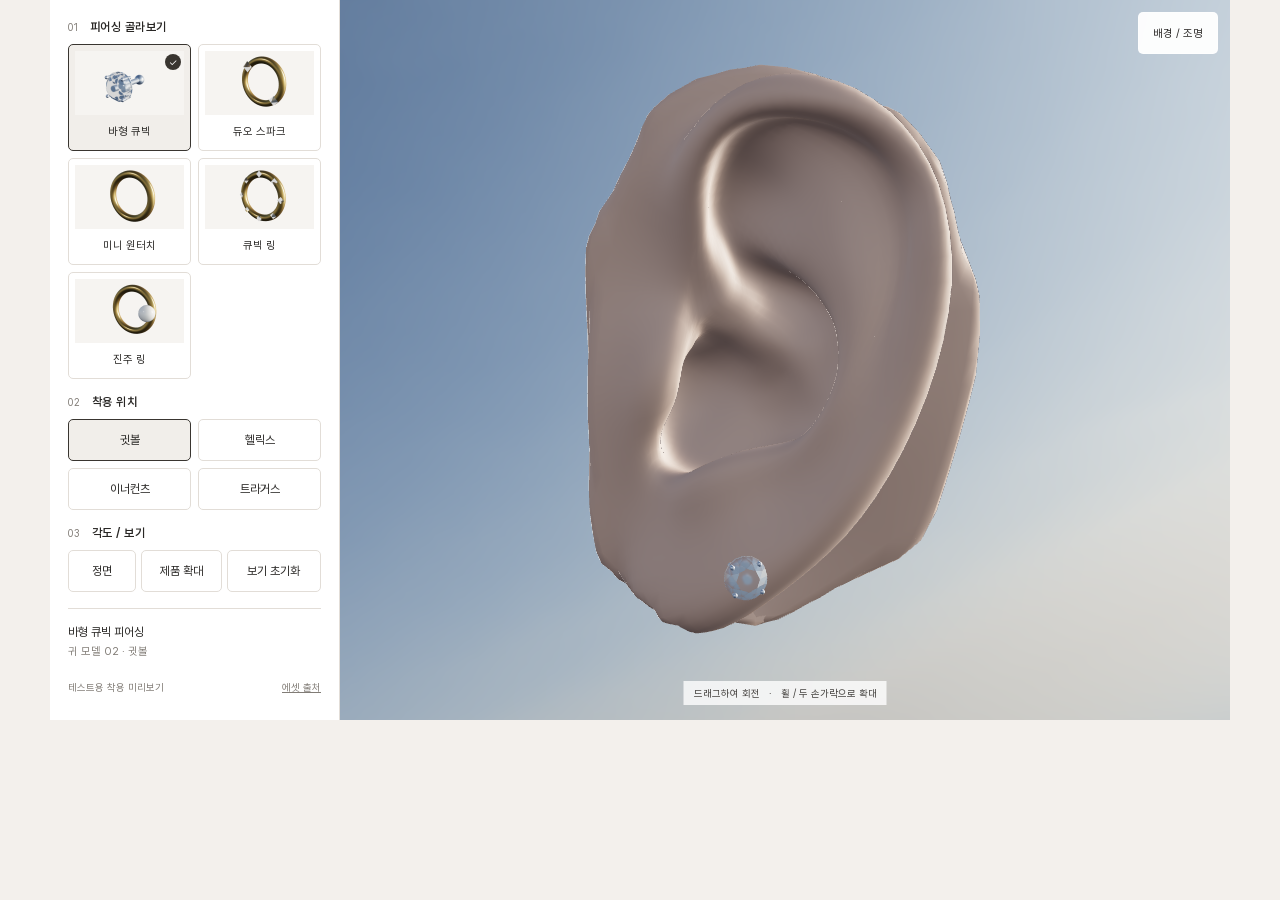
<file: index.html>
<!doctype html>
<html lang="ko">
<head>
<meta charset="utf-8">
<meta name="viewport" content="width=device-width,initial-scale=1">
<meta name="theme-color" content="#f3f0ec">
<title>3D 피어싱 착용 미리보기</title>
<link rel="icon" href="data:,">
<link rel="stylesheet" href="./viewer.css?v=20260917-environment">
<script type="importmap">{"imports":{"three":"./assets/vendor/three/build/three.module.js","three/addons/":"./assets/vendor/three/addons/"}}</script>
</head>
<body>
<main class="app">
<aside class="controls" aria-label="피어싱 착용 설정">
<section class="control-section">
<h2>01 <span>피어싱 골라보기</span></h2>
<div id="productList" class="product-grid" role="group" aria-label="클릭해서 착용할 피어싱 상품"></div>
</section>
<section class="control-section">
<h2>02 <span>착용 위치</span></h2>
<div class="chips" id="placeList">
<button data-place="lobe" class="active" aria-pressed="true">귓볼</button>
<button data-place="helix" aria-pressed="false">헬릭스</button>
<button data-place="conch" aria-pressed="false">이너컨츠</button>
<button data-place="tragus" aria-pressed="false">트라거스</button>
</div>
</section>
<section class="control-section">
<h2>03 <span>각도 / 보기</span></h2>
<div class="view-actions"><button id="frontView">정면</button><button id="focusProduct" aria-pressed="false">제품 확대</button><button id="resetView">보기 초기화</button></div>
</section>
<footer class="selection" role="status" aria-live="polite"><span id="productName">바형 큐빅 피어싱</span><span id="selectionText">귀 모델 02 · 귓볼</span></footer>
<div class="utility"><span>테스트용 착용 미리보기</span><a href="./ASSET_SOURCES.md" target="_blank" rel="noopener" title="귀 모델과 하늘 HDRI: CC0 / Pretendard: SIL OFL 1.1">에셋 출처</a></div>
</aside>
<section class="viewport" id="viewport" aria-label="3D 귀와 피어싱 미리보기">
<canvas id="stage" aria-label="드래그로 회전하고 휠 또는 두 손가락으로 확대하는 3D 뷰어"></canvas>
<div class="environment-ui">
<button id="environmentToggle" class="environment-toggle" type="button" aria-expanded="false" aria-controls="environmentPanel">배경 / 조명</button>
<section id="environmentPanel" class="environment-panel" aria-label="HDRI 배경과 조명 조절" hidden>
<fieldset id="environmentSettings" disabled>
<legend class="sr-only">HDRI 조절</legend>
<label for="hdriRotation">HDRI 회전 <output id="rotationValue" for="hdriRotation">0°</output></label>
<input id="hdriRotation" type="range" min="0" max="360" step="1" value="0">
<label for="hdriBlur">배경 블러 <output id="blurValue" for="hdriBlur">2.5%</output></label>
<input id="hdriBlur" type="range" min="0" max="100" step="0.5" value="2.5">
<button id="resetEnvironment" type="button">배경 초기화</button>
</fieldset>
<p id="environmentStatus" role="status">자연광 불러오는 중…</p>
</section>
</div>
<div class="loading" id="loading" role="status">뷰어 준비 중…</div>
<div class="fallback" id="fallback" role="alert" hidden><p id="errorMessage">3D 뷰어를 불러오지 못했습니다.</p><button id="retry">다시 시도</button></div>
<p class="hint">드래그하여 회전 <span>·</span> 휠 / 두 손가락으로 확대</p>
<div class="notice" id="notice" role="status" hidden></div>
</section>
</main>
<script type="module" src="./viewer.js?v=20260917-environment"></script>
<script>window.addEventListener('error',function(e){if(e.target?.tagName==='SCRIPT'){document.getElementById('loading').hidden=true;document.getElementById('fallback').hidden=false;document.getElementById('errorMessage').textContent='뷰어 파일을 불러오지 못했습니다. 새로고침 후 다시 시도해 주세요.';document.getElementById('retry').onclick=function(){location.reload()}}},true);</script>
</body>
</html>
</file>
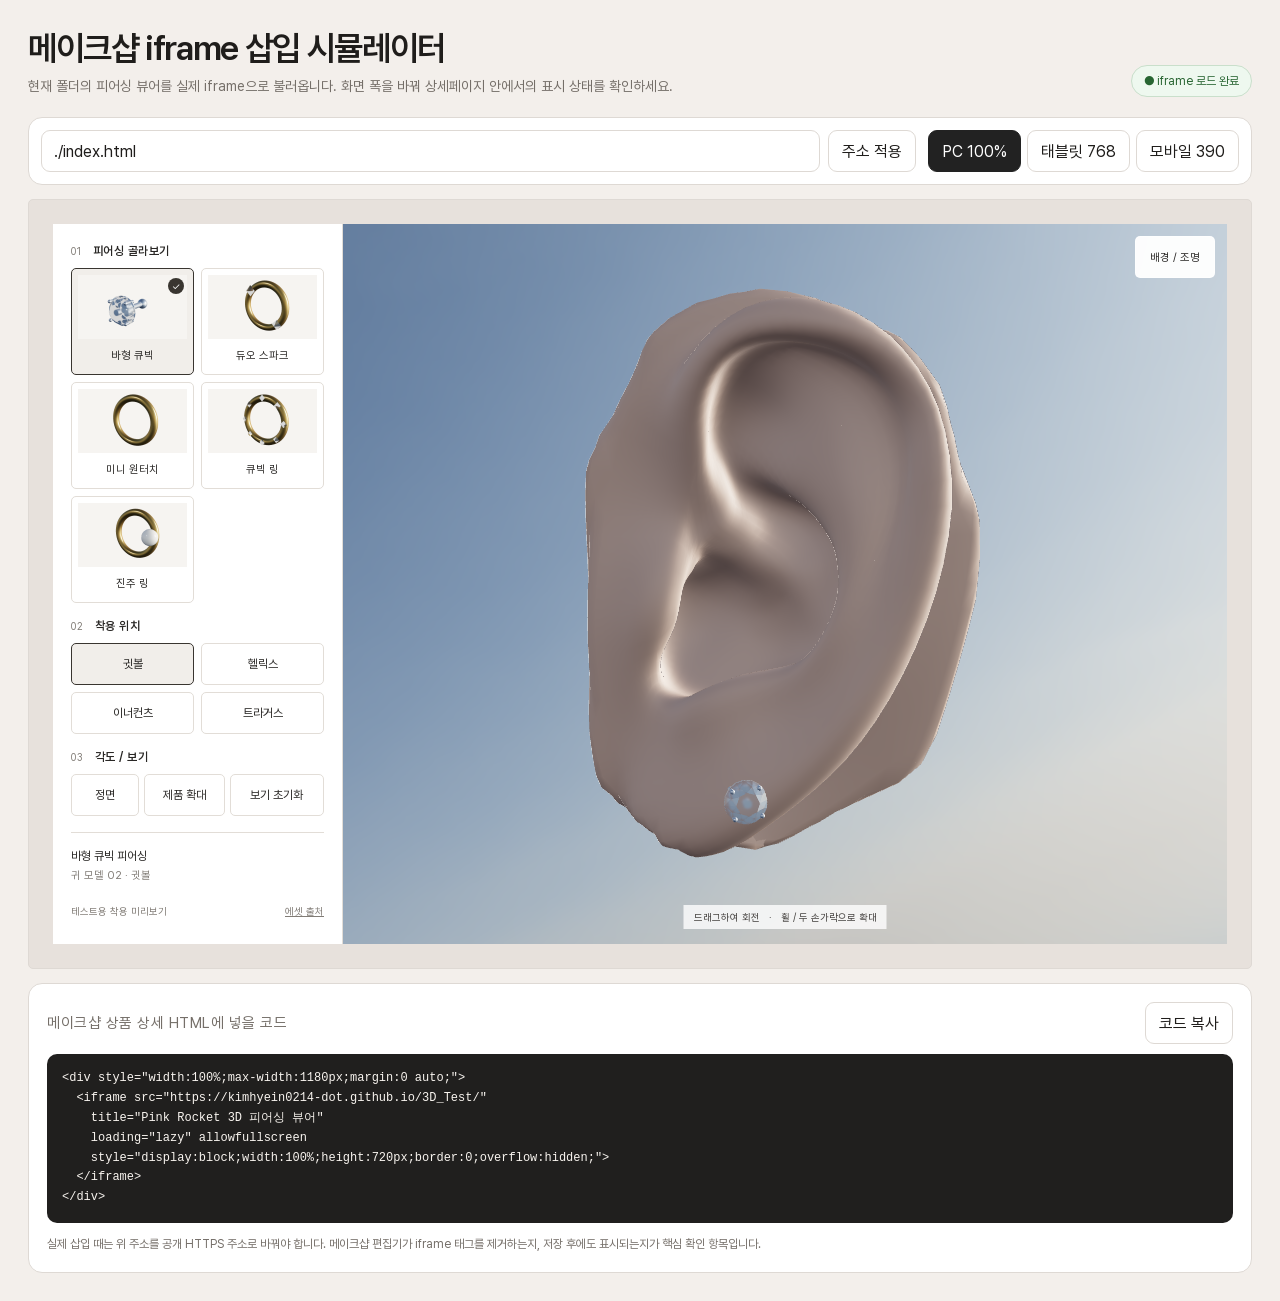
<file: simulator.html>
<!doctype html>
<html lang="ko">
<head>
  <meta charset="utf-8">
  <meta name="viewport" content="width=device-width, initial-scale=1">
  <title>메이크샵 3D 뷰어 iframe 삽입 테스트</title>
  <link rel="stylesheet" href="./viewer.css?v=20260917-environment">
  <link rel="icon" type="image/svg+xml" href="data:image/svg+xml,%3Csvg xmlns='http://www.w3.org/2000/svg' viewBox='0 0 64 64'%3E%3Crect width='64' height='64' rx='16' fill='%23222222'/%3E%3Cpath d='M18 32h28M32 18v28' stroke='%23f3efeb' stroke-width='6' stroke-linecap='round'/%3E%3C/svg%3E">
  <style>
    :root {
      color-scheme: light;
      --ink: #1f1d1b;
      --muted: #756f69;
      --line: #ded9d4;
      --panel: #ffffff;
      --bg: #f3efeb;
      --accent: #222222;
    }
    * { box-sizing: border-box; }
    body {
      margin: 0;
      min-width: 320px;
      background: var(--bg);
      color: var(--ink);
      font-family: Pretendard, "Apple SD Gothic Neo", "Malgun Gothic", sans-serif;
    }
    button, input { font: inherit; }
    .page { width: min(1440px, 100%); margin: 0 auto; padding: 28px; }
    .head { display: flex; align-items: end; justify-content: space-between; gap: 24px; margin-bottom: 20px; }
    h1 { margin: 0 0 7px; font-size: clamp(22px, 3vw, 34px); letter-spacing: -.04em; }
    .lead { margin: 0; color: var(--muted); font-size: 14px; line-height: 1.6; }
    .status { flex: none; border: 1px solid #c9dfcb; border-radius: 999px; padding: 8px 12px; background: #eef8ef; color: #286532; font-size: 12px; }
    .toolbar, .code-card { border: 1px solid var(--line); border-radius: 14px; background: var(--panel); }
    .toolbar { display: grid; grid-template-columns: minmax(240px, 1fr) auto; gap: 12px; padding: 12px; margin-bottom: 14px; }
    .url-row { display: flex; gap: 8px; min-width: 0; }
    input { width: 100%; min-width: 0; border: 1px solid var(--line); border-radius: 9px; padding: 10px 12px; color: var(--ink); background: #fff; }
    button { border: 1px solid var(--line); border-radius: 9px; padding: 10px 13px; color: var(--ink); background: #fff; cursor: pointer; white-space: nowrap; }
    button:hover { background: #f7f5f3; }
    button.active { border-color: var(--accent); background: var(--accent); color: #fff; }
    .sizes { display: flex; gap: 6px; }
    .stage-shell { overflow: hidden; padding: 24px; border: 1px solid var(--line); border-radius: 5px; background: #e7e1dc; }
    .device { width: 100%; max-width: min(1180px,100%); height: 720px; margin: 0 auto; overflow: hidden; border: 0; border-radius: 0; background: #fff; transition: width .2s ease; }
    .device iframe { display: block; width: 100%; height: 100%; border: 0; background: #f3efeb; }
    .code-card { margin-top: 14px; padding: 18px; }
    .code-head { display: flex; justify-content: space-between; align-items: center; gap: 12px; margin-bottom: 10px; }
    h2 { margin: 0; font-size: 15px; }
    pre { margin: 0; overflow: auto; border-radius: 10px; padding: 15px; background: #201f1e; color: #f8f4ef; font: 12px/1.65 Consolas, monospace; white-space: pre-wrap; word-break: break-all; }
    .note { margin: 12px 0 0; color: var(--muted); font-size: 12px; line-height: 1.6; }
    @media (max-width: 800px) {
      .page { padding: 16px; }
      .head { align-items: start; flex-direction: column; }
      .toolbar { grid-template-columns: 1fr; }
      .sizes { overflow-x: auto; }
      .stage-shell { padding: 10px; }
      .device { height: 720px; }
    }
  </style>
</head>
<body>
  <main class="page">
    <header class="head">
      <div>
        <h1>메이크샵 iframe 삽입 시뮬레이터</h1>
        <p class="lead">현재 폴더의 피어싱 뷰어를 실제 iframe으로 불러옵니다. 화면 폭을 바꿔 상세페이지 안에서의 표시 상태를 확인하세요.</p>
      </div>
      <div class="status" id="loadStatus">● iframe 로드 확인 중</div>
    </header>

    <section class="toolbar" aria-label="시뮬레이터 설정">
      <div class="url-row">
        <input id="viewerUrl" value="./index.html" aria-label="뷰어 URL">
        <button id="applyUrl" type="button">주소 적용</button>
      </div>
      <div class="sizes" aria-label="미리보기 폭">
        <button class="size active" type="button" data-width="100%">PC 100%</button>
        <button class="size" type="button" data-width="768px">태블릿 768</button>
        <button class="size" type="button" data-width="390px">모바일 390</button>
      </div>
    </section>

    <section class="stage-shell">
      <div class="device" id="device">
        <iframe
          id="viewerFrame"
          src="./index.html"
          title="Pink Rocket 3D 피어싱 뷰어"
          loading="eager"
          allowfullscreen></iframe>
      </div>
    </section>

    <section class="code-card">
      <div class="code-head">
        <h2>메이크샵 상품 상세 HTML에 넣을 코드</h2>
        <button id="copyCode" type="button">코드 복사</button>
      </div>
      <pre id="embedCode"></pre>
      <p class="note">실제 삽입 때는 위 주소를 공개 HTTPS 주소로 바꿔야 합니다. 메이크샵 편집기가 iframe 태그를 제거하는지, 저장 후에도 표시되는지가 핵심 확인 항목입니다.</p>
    </section>
  </main>

  <script>
    (function () {
      var urlInput = document.getElementById('viewerUrl');
      var iframe = document.getElementById('viewerFrame');
      var device = document.getElementById('device');
      var code = document.getElementById('embedCode');
      var status = document.getElementById('loadStatus');

      function safeUrl() {
        return (urlInput.value || '').trim() || './index.html';
      }

      function updateCode() {
        var publicUrl = safeUrl() === './index.html' ? 'https://kimhyein0214-dot.github.io/3D_Test/' : safeUrl();
        var src = publicUrl.replace(/&/g, '&amp;').replace(/"/g, '&quot;');
        code.textContent = '<div style="width:100%;max-width:1180px;margin:0 auto;">\n' +
          '  <iframe src="' + src + '"\n' +
          '    title="Pink Rocket 3D 피어싱 뷰어"\n' +
          '    loading="lazy" allowfullscreen\n' +
          '    style="display:block;width:100%;height:720px;border:0;overflow:hidden;">\n' +
          '  </iframe>\n' +
          '</div>';
      }

      document.getElementById('applyUrl').addEventListener('click', function () {
        status.textContent = '● iframe 로드 확인 중';
        status.style.color = '#8a651e';
        status.style.background = '#fff8e7';
        iframe.src = safeUrl();
        updateCode();
      });

      iframe.addEventListener('load', function () {
        status.textContent = '● iframe 로드 완료';
        status.style.color = '#286532';
        status.style.background = '#eef8ef';
      });

      document.querySelectorAll('.size').forEach(function (button) {
        button.addEventListener('click', function () {
          document.querySelectorAll('.size').forEach(function (item) { item.classList.remove('active'); });
          button.classList.add('active');
          device.style.width = button.getAttribute('data-width');
        });
      });

      document.getElementById('copyCode').addEventListener('click', function () {
        navigator.clipboard.writeText(code.textContent).then(function () {
          var button = document.getElementById('copyCode');
          button.textContent = '복사됨';
          setTimeout(function () { button.textContent = '코드 복사'; }, 1200);
        }).catch(function () { document.getElementById('copyCode').textContent = '아래 코드를 직접 복사해 주세요'; });
      });

      urlInput.addEventListener('input', updateCode);
      updateCode();
    })();
  </script>
</body>
</html>
</file>
<file: viewer.css>
@font-face{font-family:Pretendard;font-style:normal;font-weight:400;font-display:swap;src:url('./assets/fonts/Pretendard-Regular.subset.woff2') format('woff2')}
@font-face{font-family:Pretendard;font-style:normal;font-weight:600;font-display:swap;src:url('./assets/fonts/Pretendard-SemiBold.subset.woff2') format('woff2')}
:root{color-scheme:light;--ink:#292725;--muted:#817c76;--line:#e2ddd7;--warm:#f3f0ec;--gold:#a48149}
*{box-sizing:border-box}
html,body{margin:0;width:100%;min-width:0;background:var(--warm);color:var(--ink);font-family:Pretendard,"Apple SD Gothic Neo","Malgun Gothic",sans-serif;-webkit-font-smoothing:antialiased}
body{overflow-x:clip}
button,select{font:inherit;color:inherit}
button{min-height:42px;border:1px solid var(--line);background:#fff;border-radius:5px;cursor:pointer;transition:border-color .15s,background .15s}
button:hover{border-color:#a69b8f}
button:focus-visible,select:focus-visible,summary:focus-visible{outline:2px solid var(--gold);outline-offset:3px}
button.active,button[aria-pressed="true"]{border-color:#393530;background:#f1eeea}
button:disabled{cursor:wait;opacity:.55}
.app{display:grid;grid-template-columns:290px minmax(0,1fr);grid-template-areas:"controls viewport";width:100%;max-width:1180px;height:720px;max-height:100svh;min-height:540px;margin:auto;background:#fff}
.controls{grid-area:controls;min-width:0;padding:20px 18px;border-right:1px solid var(--line);overflow-y:auto}
.control-section{margin-bottom:16px}
h2{margin:0 0 10px;color:var(--muted);font-size:10px;font-weight:400;letter-spacing:.5px}
h2 span{color:var(--ink);font-size:12px;font-weight:600;margin-left:8px}
.chips{display:grid;grid-template-columns:repeat(2,minmax(0,1fr));gap:7px}
.chips button,.view-actions button{font-size:12px;padding:8px 6px}
.view-actions{display:grid;grid-template-columns:1fr 1.2fr 1.4fr;gap:5px}
.product-grid{display:grid;grid-template-columns:repeat(2,minmax(0,1fr));gap:7px}
.product-card{position:relative;display:flex;flex-direction:column;align-items:center;gap:3px;min-width:0;padding:6px;background:#fff;text-align:center}
.product-card img{display:block;width:100%;height:64px;object-fit:contain;background:#f6f4f1}
.product-label{display:flex;align-items:center;justify-content:center;width:100%;min-height:26px;font-size:11px;line-height:13px;word-break:keep-all}
.product-check{position:absolute;top:9px;right:9px;display:none;width:16px;height:16px;background:#393530;color:#fff;font-size:10px;line-height:16px;border-radius:50%}
.product-card[aria-pressed="true"] .product-check{display:block}
.selection{display:flex;flex-direction:column;gap:6px;border-top:1px solid var(--line);padding-top:16px;font-size:12px}
.selection span:last-child{color:var(--muted);font-size:11px}
.utility{display:flex;align-items:start;justify-content:space-between;gap:10px;margin-top:18px;font-size:10px;color:var(--muted)}.utility a{font-size:10px;color:var(--muted);white-space:nowrap;padding:5px 0}.utility span{padding:5px 0}
.viewport{grid-area:viewport;position:relative;min-width:0;min-height:0;background:var(--warm);overflow:hidden}
#stage{display:block;width:100%;height:100%;touch-action:none}
.environment-ui{position:absolute;top:12px;right:12px;width:min(232px,calc(100% - 24px));display:flex;flex-direction:column;align-items:flex-end;gap:6px}
.environment-toggle{padding:8px 14px;font-size:11px;background:#fffffff2;border-color:#ffffff80}
.environment-panel{width:100%;padding:12px;background:#fffffff5;border:1px solid var(--line);border-radius:5px}
.environment-panel fieldset{margin:0;padding:0;border:0;min-width:0}
.environment-panel label{display:flex;justify-content:space-between;gap:8px;font-size:11px;line-height:16px}
.environment-panel output{color:var(--muted);font-variant-numeric:tabular-nums}
.environment-panel input{display:block;width:100%;height:42px;margin:0;accent-color:#65594b;cursor:pointer}
.environment-panel input:focus-visible{outline:2px solid var(--gold);outline-offset:1px}
.environment-panel button{width:100%;margin-top:5px;font-size:11px}
.environment-panel fieldset:disabled{opacity:.55}
.environment-panel p{margin:8px 0 0;font-size:10px;line-height:15px;color:var(--muted)}
.sr-only{position:absolute;width:1px;height:1px;padding:0;margin:-1px;overflow:hidden;clip-path:inset(50%);white-space:nowrap;border:0}
.hint{position:absolute;bottom:15px;left:50%;transform:translateX(-50%);white-space:nowrap;text-align:center;font-size:10px;color:#423f3c;background:#ffffffc9;padding:6px 10px;margin:0;pointer-events:none}
.hint span{padding:0 6px}
.loading{position:absolute;inset:0;display:flex;align-items:center;justify-content:center;font-size:12px;color:#70675f;background:#f3f0ecaa;pointer-events:none}
[hidden]{display:none!important}
.fallback{position:absolute;inset:0;display:flex;flex-direction:column;align-items:center;justify-content:center;gap:12px;background:var(--warm);padding:28px;text-align:center;font-size:13px;line-height:1.7}
.fallback button{padding:8px 24px}
.notice{position:absolute;left:12px;right:12px;top:44px;text-align:center;padding:8px;background:#ffffffde;color:#78634a;font-size:10px}
@media(max-width:768px){
 .app{grid-template-columns:minmax(0,1fr);grid-template-areas:"viewport" "controls";height:auto;max-height:none;min-height:100svh;align-content:start}
 .viewport{height:clamp(430px,55svh,540px)}
 .controls{padding:6px 14px;border-right:0;border-top:1px solid var(--line);overflow:visible}
 .control-section{margin-bottom:4px}h2{margin-bottom:4px}h2 span{font-size:11px}
 .product-grid{grid-template-columns:repeat(5,minmax(0,1fr));gap:4px}
 .product-card{padding:4px;gap:3px}.product-card img{height:48px}.product-label{min-height:24px;font-size:9.5px;line-height:12px}
 .product-check{top:5px;right:5px;width:13px;height:13px;font-size:9px;line-height:13px}
 .chips{grid-template-columns:repeat(4,minmax(0,1fr));gap:5px}.chips button,.view-actions button{font-size:11px}
 .selection{flex-direction:row;align-items:center;justify-content:space-between;padding-top:5px;gap:8px;font-size:10px}.selection span:last-child{font-size:9px}
 .utility{margin-top:3px;font-size:9px}.utility a{font-size:9px;padding:3px 0}.utility span{padding:3px 0}
 .hint{font-size:9px;bottom:12px}
}
@media(prefers-reduced-motion:reduce){button{transition:none}}
</file>
